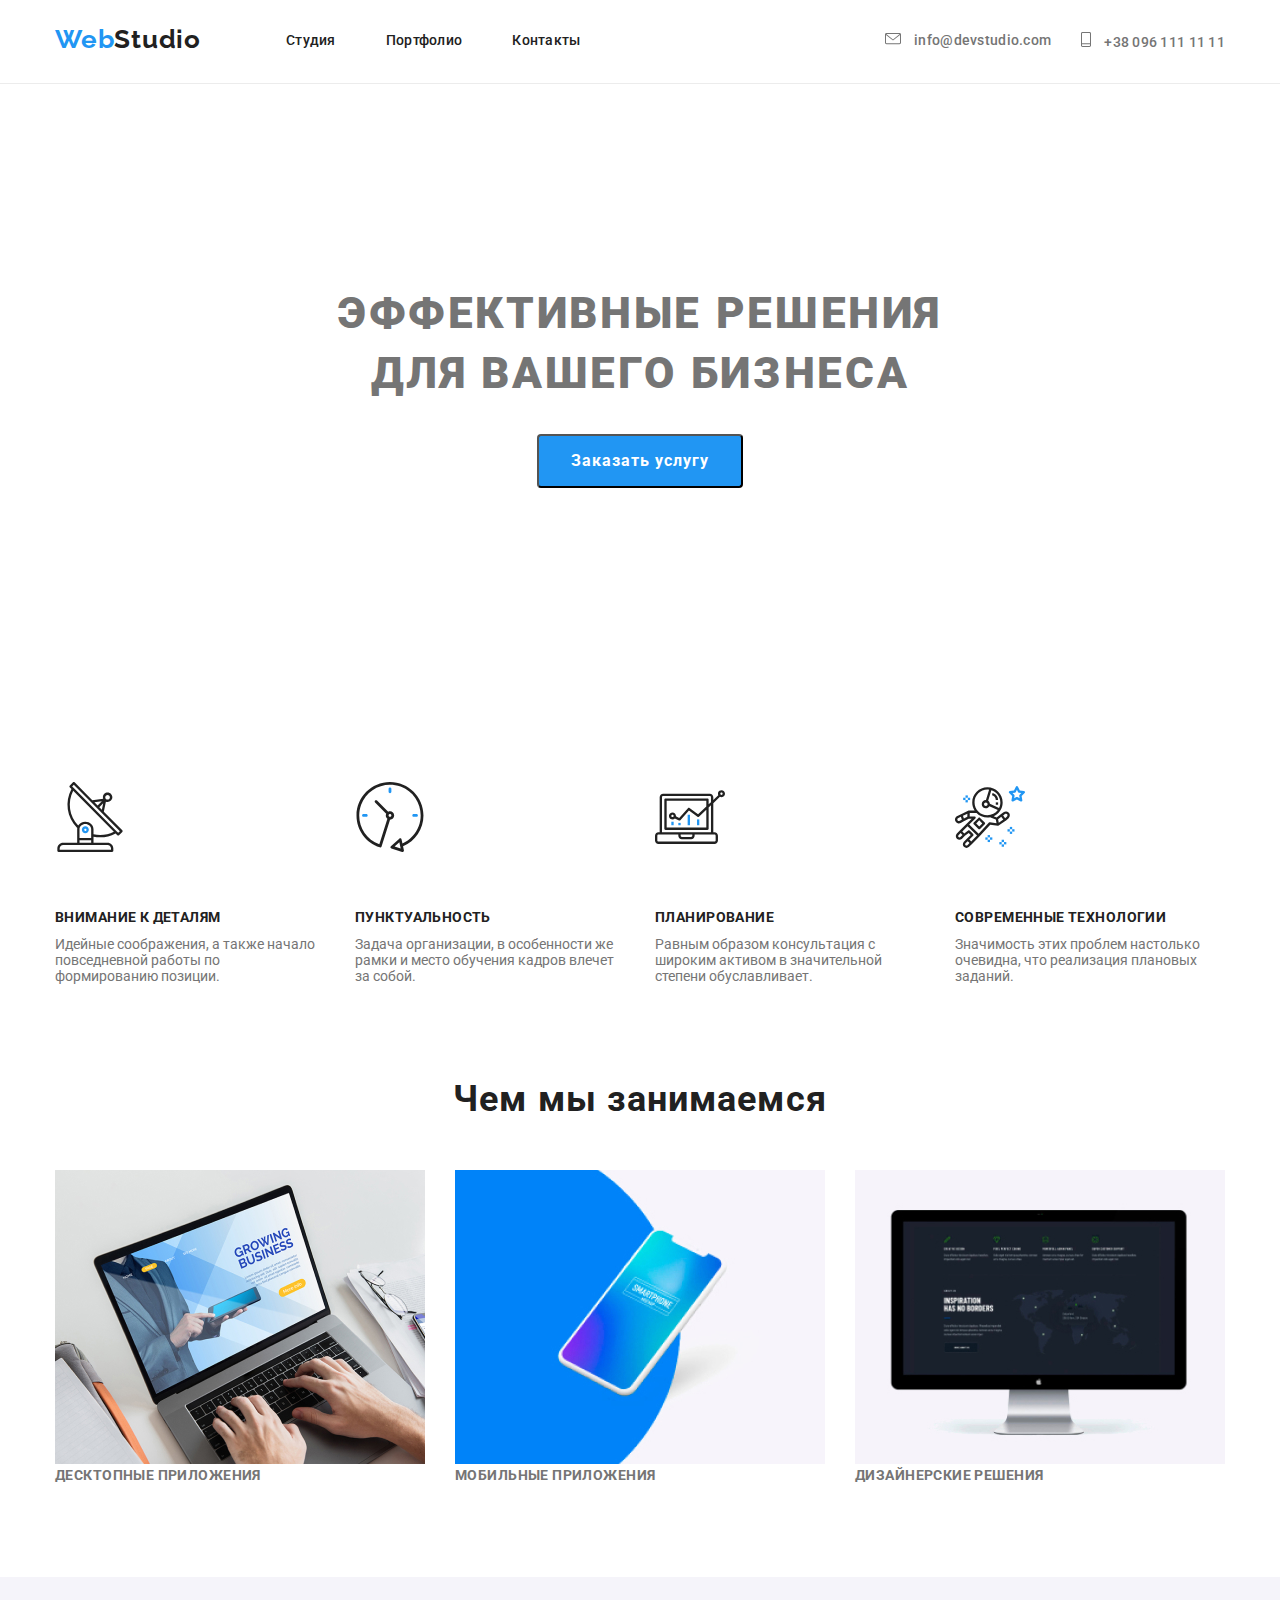
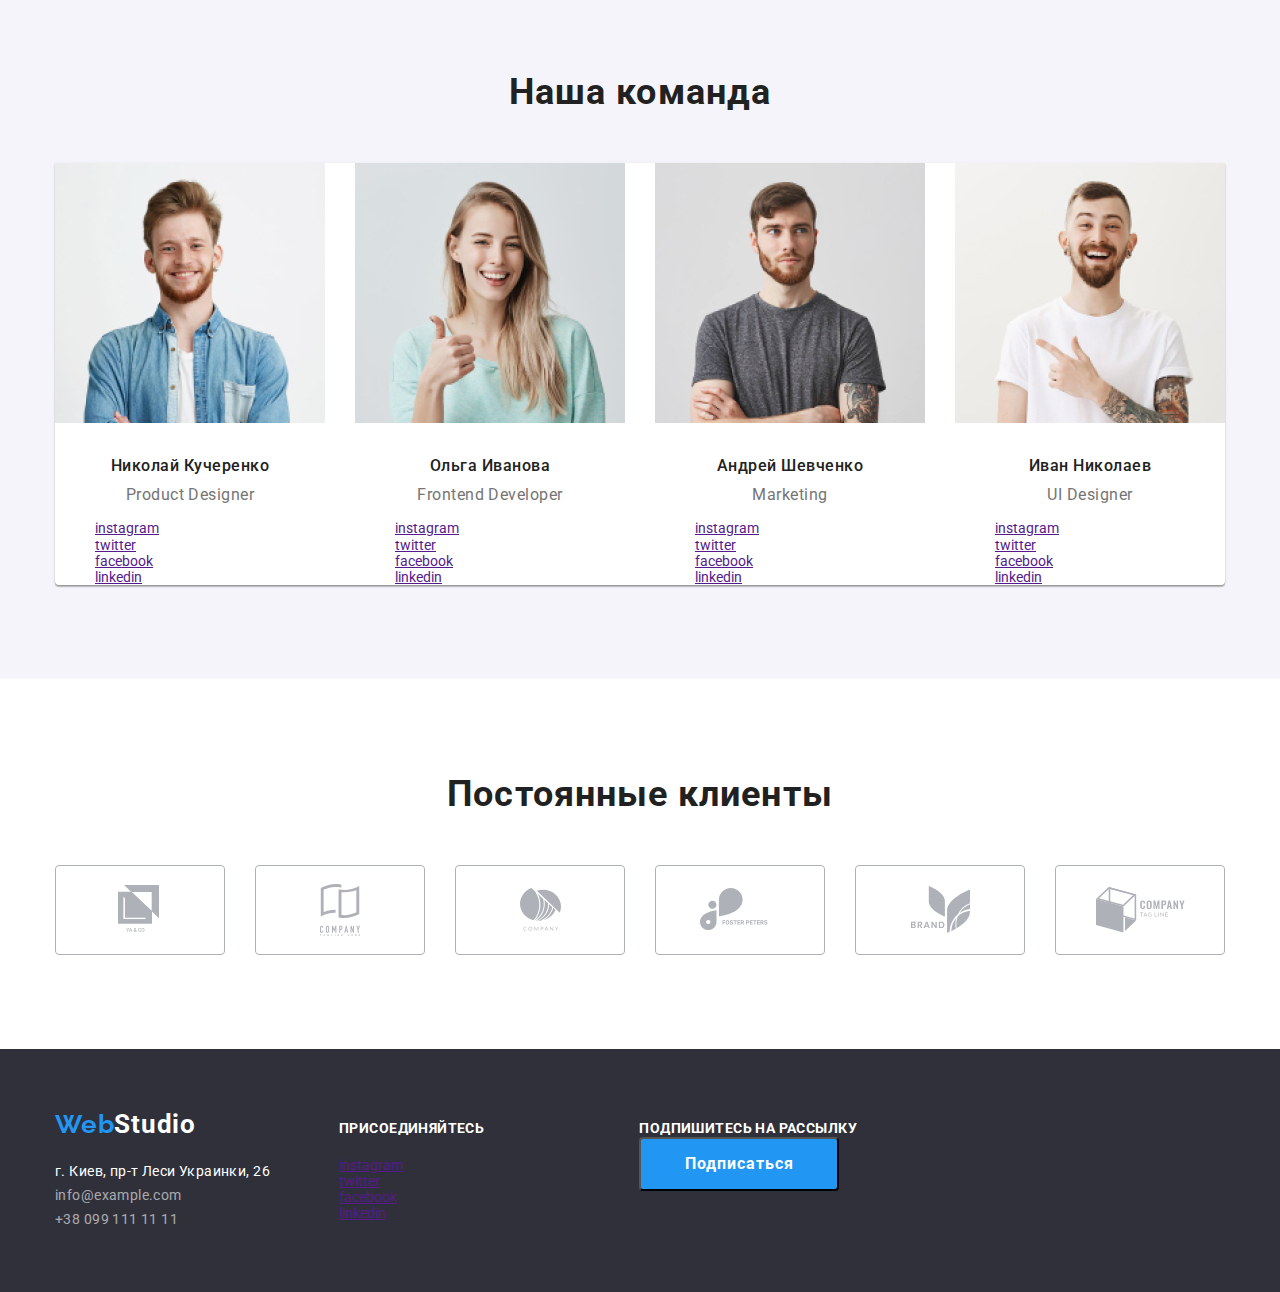
<file: index.html>
<!DOCTYPE html>
<html lang="ru">
  <head>
    <meta charset="UTF-8" />
    <meta name="viewport" content="width=device-width, initial-scale=1.0" />
    <title>Студия</title>
    <link
      href="https://fonts.googleapis.com/css2?family=Raleway:wght@700&family=Roboto:wght@400;500;700;900&display=swap"
      rel="stylesheet"
    />
    <link rel="stylesheet" href="./css/normalize.css" />
    <link rel="stylesheet" href="./css/style.css" />
  </head>

  <body>
    <!-- Шапка -->

    <header class="heder">
      <div class="conteiner">
        <nav class="navigation">
          <a href="./index.html" aria-label="Логотип" class="logo-decoration">
            <span class="logo">Web</span><span class="logo-studio">Studio</span>
          </a>

          <ul class="link">
            <li class="general">
              <a href="./index.html" class="link-item">Студия</a>
            </li>
            <li class="general">
              <a href="./portfolio.html" class="link-item">Портфолио</a>
            </li>
            <li class="general"><a href="" class="link-item">Контакты</a></li>
          </ul>
        </nav>

        <ul class="info">
          <li class="info-item">
            <a href="" class="info-kontakt"
              ><img class="icon" src="./img/mail-logo.svg" alt="Значек почты"
            /></a>
            <a href="mail:info@devstudio.com" class="info-kontakt" lang="en"
              >info@devstudio.com</a
            >
          </li>
          <li class="info-item">
            <a href=""
              ><img class="icon" src="./img/tel.svg" alt="Значек телефона"
            /></a>
            <a href="tel:+380961111111" class="info-kontakt"
              >+38 096 111 11 11</a
            >
          </li>
        </ul>
      </div>
    </header>

    <!--Герой-->

    <main>
      <div>
        <section class="hero">
          <h1 class="hero-title">
            Эффективные решения <br />
            для вашего бизнеса
          </h1>
          <button class="button">Заказать услугу</button>
        </section>
      </div>

      <!--Преимущества-->

      <section class="first-section">
        <div class="conteiner">
          <h2 class="main-title" hidden>Наши преимущества</h2>

          <ul class="primery">
            <li class="size">
              <img
                class="primery-item"
                src="./img/antena.svg"
                alt="Внимание к деталям"
                width="70"
                height="70"
              />

              <b class="title">Внимание к деталям</b>
              <p class="text">
                Идейные соображения, а также начало повседневной работы по
                формированию позиции.
              </p>
            </li>

            <li class="size">
              <img
                src="./img/time.svg"
                alt="Пунктуальность"
                width="70"
                height="70"
              />

              <b class="title">Пунктуальность</b>
              <p class="text">
                Задача организации, в особенности же рамки и место обучения
                кадров влечет за собой.
              </p>
            </li>

            <li class="size">
              <img
                src="./img/komputer.svg"
                alt="Планирование"
                width="70"
                height="70"
              />

              <b class="title">Планирование</b>
              <p class="text">
                Равным образом консультация с широким активом в значительной
                степени обуславливает.
              </p>
            </li>

            <li class="size">
              <img
                src="./img/men.svg"
                alt="Современные технологии"
                width="70"
                height="70"
              />

              <b class="title">Современные технологии</b>
              <p class="text">
                Значимость этих проблем настолько очевидна, что реализация
                плановых заданий.
              </p>
            </li>
          </ul>
        </div>
      </section>

      <!--Чем мы занимаемся-->

      <section class="two-section item">
        <div class="conteiner">
          <h2 class="main-title">Чем мы занимаемся</h2>
          <ul class="employment">
            <li class="size-two">
              <img
                src="./img/img.jpg"
                alt="Десктопные приложения"
                width="370"
                height="294"
              />
              <b class="title-list">Десктопные приложения</b>
            </li>

            <li class="size-two">
              <img
                src="./img/box.jpg"
                alt="Мобильные приложения"
                width="370"
                height="294"
              />
              <b class="title-list">Мобильные приложения</b>
            </li>

            <li class="size-two">
              <img
                src="./img/desktop.jpg"
                alt="Дизайнерские решения"
                width="370"
                height="294"
              />
              <b class="title-list">Дизайнерские решения</b>
            </li>
          </ul>
        </div>
      </section>

      <!--Наша команда-->

      <section class="team item">
        <div class="conteiner">
          <h2 class="main-title">Наша команда</h2>
          <ul class="team-list">
            <li class="size-two">
              <img
                class="photo"
                src="./img/nikolaj.jpg"
                alt="Фото Николая Кучеренко"
              />
              <h3 class="employees">Николай Кучеренко</h3>
              <p lang="en" class="employees-position">Product Designer</p>
              <ul class="group">
                <li lang="en">
                  <a href="" aria-label="instagram">instagram</a>
                </li>
                <li lang="en"><a href="" aria-label="twitter">twitter</a></li>
                <li lang="en"><a href="" aria-label="facebook">facebook</a></li>
                <li lang="en"><a href="" aria-label="linkedin">linkedin</a></li>
              </ul>
            </li>

            <li class="size-two">
              <img
                class="photo"
                src="./img/olga.jpg"
                alt="Фото Ольги Ивановой"
              />
              <h3 class="employees">Ольга Иванова</h3>
              <p lang="en" class="employees-position">Frontend Developer</p>
              <ul class="group">
                <li lang="en">
                  <a href="" aria-label="instagram">instagram</a>
                </li>
                <li lang="en"><a href="" aria-label="twitter">twitter</a></li>
                <li lang="en"><a href="" aria-label="facebook">facebook</a></li>
                <li lang="en"><a href="" aria-label="linkedin">linkedin</a></li>
              </ul>
            </li>

            <li class="size-two">
              <img
                class="photo"
                src="./img/andrej.jpg"
                alt="Фото Андрея Шевченко"
              />
              <h3 class="employees">Андрей Шевченко</h3>
              <p lang="en" class="employees-position">Marketing</p>
              <ul class="group">
                <li lang="en">
                  <a href="" aria-label="instagram">instagram</a>
                </li>
                <li lang="en"><a href="" aria-label="twitter">twitter</a></li>
                <li lang="en"><a href="" aria-label="facebook">facebook</a></li>
                <li lang="en"><a href="" aria-label="linkedin">linkedin</a></li>
              </ul>
            </li>

            <li class="size-two">
              <img
                class="photo"
                src="./img/ivan.jpg"
                alt="Фото Ивана Николаева"
              />
              <h3 class="employees">Иван Николаев</h3>
              <p lang="en" class="employees-position">UI Designer</p>
              <ul class="group">
                <li lang="en">
                  <a href="" aria-label="instagram">instagram</a>
                </li>
                <li lang="en"><a href="" aria-label="twitter">twitter</a></li>
                <li lang="en"><a href="" aria-label="facebook">facebook</a></li>
                <li lang="en"><a href="" aria-label="linkedin">linkedin</a></li>
              </ul>
            </li>
          </ul>
        </div>
      </section>

      <!--Наши клиенты-->

      <section class="clients item">
        <h3 class="main-title">Постоянные клиенты</h3>
        <div class="conteiner">
          <ul class="piple">
            <li class="svg-clients">
              <a href="" class="imeges"
                ><img src="./img/Client_1.svg" alt="Клиет_1"
              /></a>
            </li>
            <li class="svg-clients">
              <a href="" class="imeges"
                ><img src="./img/Client_2.svg" alt="Клиет_2"
              /></a>
            </li>
            <li class="svg-clients">
              <a href="" class="imeges"
                ><img src="./img/Client_3.svg" alt="Клиет_3"
              /></a>
            </li>
            <li class="svg-clients">
              <a href="" class="imeges"
                ><img src="./img/Client_4.svg" alt="Клиет_4"
              /></a>
            </li>
            <li class="svg-clients">
              <a href="" class="imeges"
                ><img src="./img/Client_5.svg" alt="Клиет_5"
              /></a>
            </li>
            <li class="svg-clients">
              <a href="" class="imeges"
                ><img src="./img/Client_6.svg" alt="Клиет_6"
              /></a>
            </li>
          </ul>
        </div>
      </section>
    </main>

    <!--Подвал-->

    <footer class="footer">
      <div class="conteiner">
        <div class="footer-nav">
          <a href="" class="logo-footer" lang="en"
            ><span class="logo">Web</span><span class="logo-first">Studio</span>
          </a>
          <ul class="footer-info">
            <li>г. Киев, пр-т Леси Украинки, 26</li>
            <li lang="en">
              <a href="mail:info@example.com" class="footer-adres">
                info@example.com</a
              >
            </li>

            <li>
              <a href="tel:+380991111111" class="footer-adres">
                +38 099 111 11 11</a
              >
            </li>
          </ul>
        </div>

        <div class="footer-action">
          <b class="action">Присоединяйтесь</b>
          <ul class="socsiec">
            <li lang="en"><a href="" aria-label="instagram">instagram</a></li>
            <li lang="en"><a href="" aria-label="twitter">twitter</a></li>
            <li lang="en"><a href="" aria-label="facebook">facebook</a></li>
            <li lang="en"><a href="" aria-label="linkedin">linkedin</a></li>
          </ul>
        </div>

        <div class="forma">
          <b class="action-class">Подпишитесь на рассылку</b>
          <p><button class="button-footer">Подписаться</button></p>
        </div>
      </div>
    </footer>
  </body>
</html>
</file>
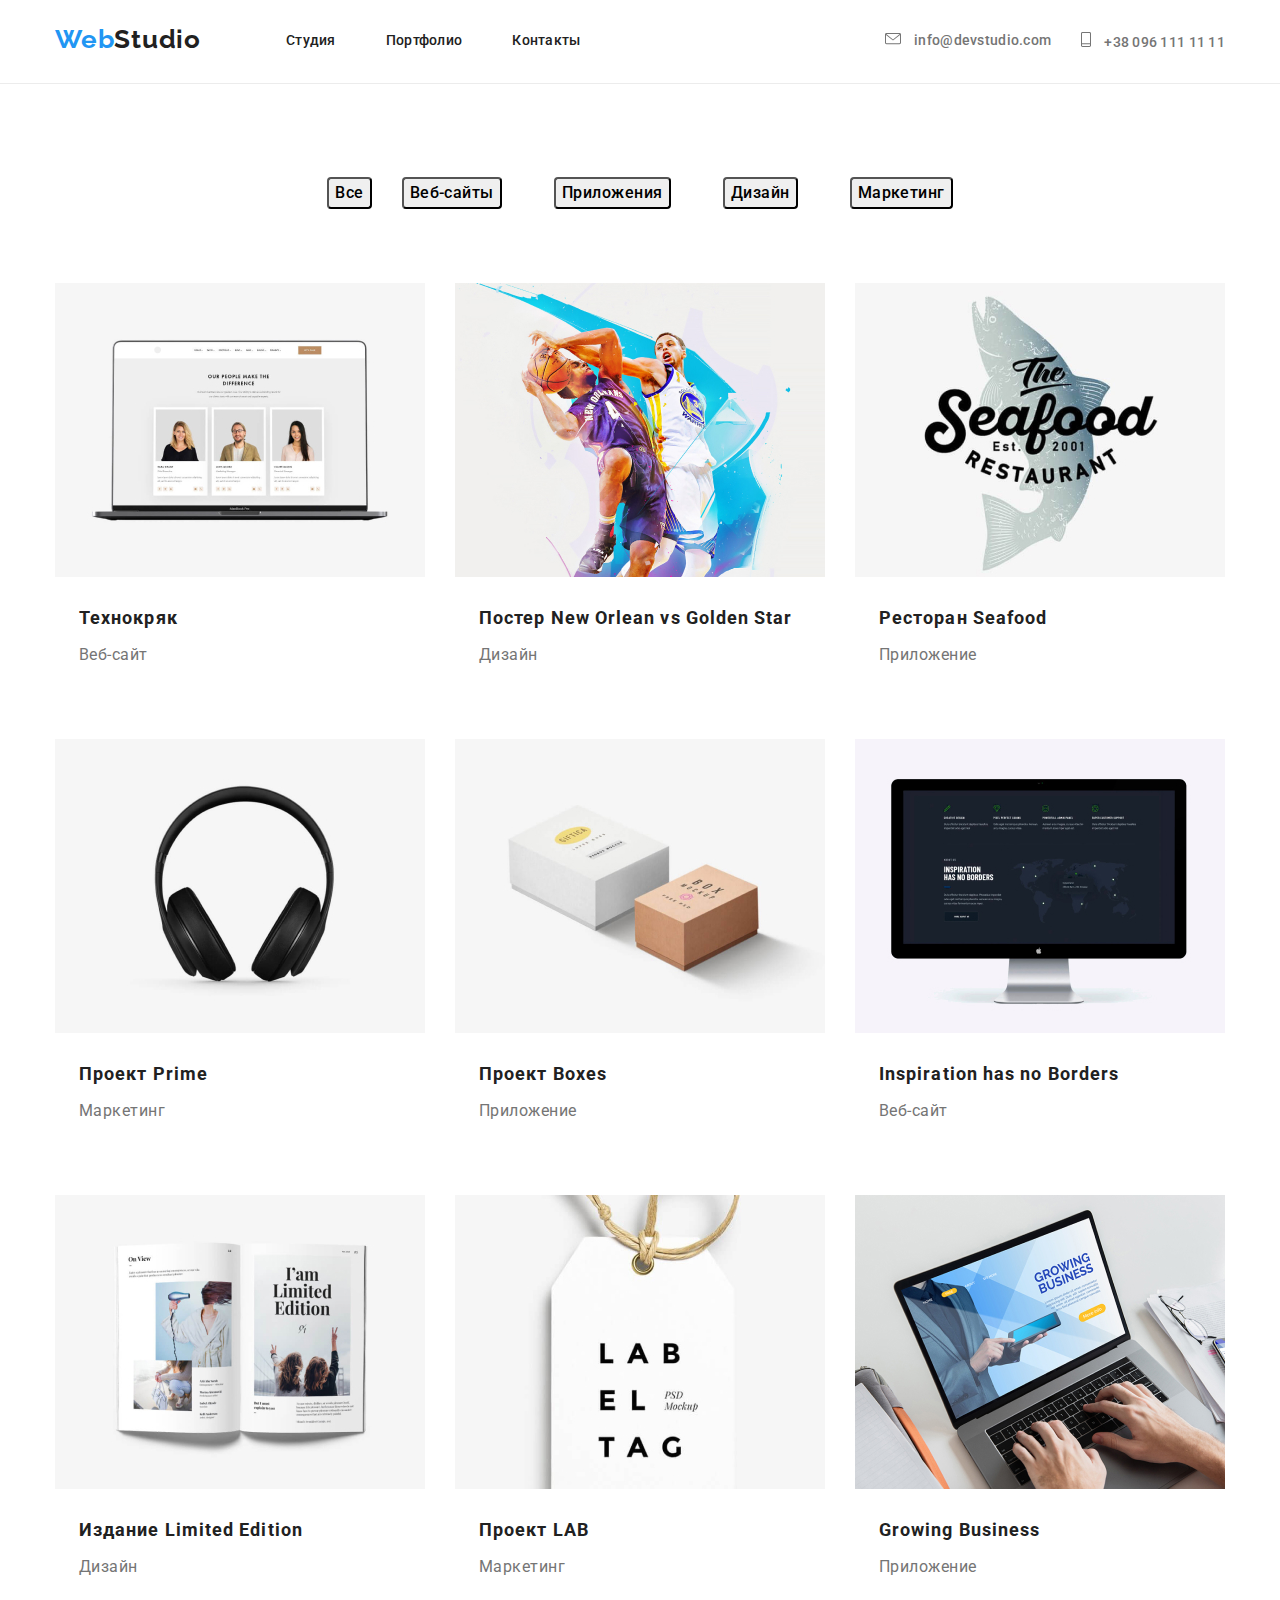
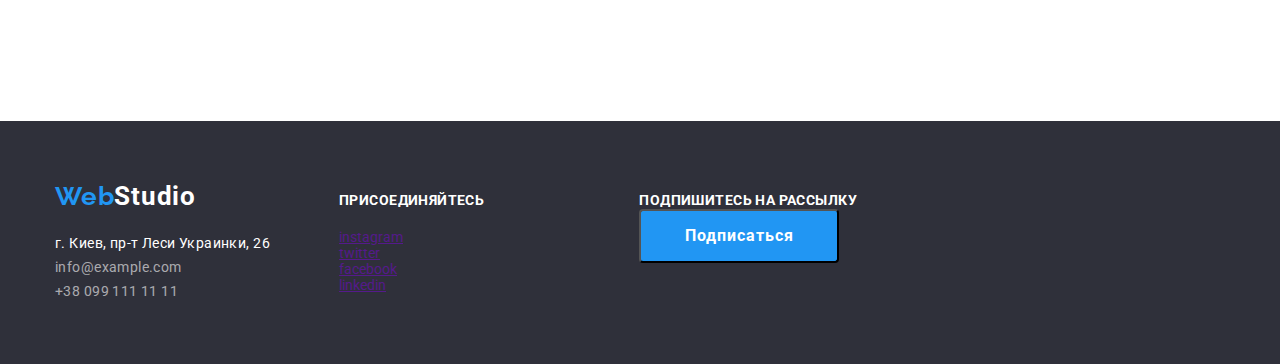
<file: portfolio.html>
<!DOCTYPE html>
<html lang="ru">
  <head>
    <meta charset="UTF-8" />
    <meta name="viewport" content="width=device-width, initial-scale=1.0" />
    <title>Портфолио</title>
    <link
      href="https://fonts.googleapis.com/css2?family=Raleway:wght@700&family=Roboto:wght@400;500;700;900&display=swap"
      rel="stylesheet"
    />
    <link rel="stylesheet" href="./css/normalize.css" />
    <link rel="stylesheet" href="./css/style.css" />
  </head>

  <body>
    <!-- Шапка -->

    <header class="heder">
      <div class="conteiner">
        <nav class="navigation">
          <a href="./index.html" aria-label="Логотип" class="logo-decoration">
            <span class="logo">Web</span><span class="logo-studio">Studio</span>
          </a>

          <ul class="link">
            <li class="general">
              <a href="./index.html" class="link-item">Студия</a>
            </li>
            <li class="general">
              <a href="./portfolio.html" class="link-item">Портфолио</a>
            </li>
            <li class="general"><a href="" class="link-item">Контакты</a></li>
          </ul>
        </nav>

        <ul class="info">
          <li class="info-item">
            <a href="" class="info-kontakt"
              ><img class="icon" src="./img/mail-logo.svg" alt="Значек почты"
            /></a>
            <a href="mail:info@devstudio.com" class="info-kontakt" lang="en"
              >info@devstudio.com</a
            >
          </li>
          <li class="info-item">
            <a href=""
              ><img class="icon" src="./img/tel.svg" alt="Значек телефона"
            /></a>
            <a href="tel:+380961111111" class="info-kontakt"
              >+38 096 111 11 11</a
            >
          </li>
        </ul>
      </div>
    </header>

    <main>
      <h1 hidden>Наши работы</h1>
      <ul class="menu">
        <li class="main-button">
          <button class="button-list" type="button">Все</button>
        </li>
        <li class="secondary-button">
          <button class="button-list" type="button">Веб-сайты</button>
        </li>
        <li class="secondary-button">
          <button class="button-list" type="button">Приложения</button>
        </li>
        <li class="secondary-button">
          <button class="button-list" type="button">Дизайн</button>
        </li>
        <li class="secondary-button">
          <button class="button-list" type="button">Маркетинг</button>
        </li>
      </ul>

      <div class="conteiner">
        <ul class="main-unit">
          <li class="editing">
            <a href="" class="logo-decoration">
              <img
                class="photo-port"
                src="./images-portfolio/web.jpg"
                alt="Технокряк"
              />
              <h2 class="subtitle">Технокряк</h2>
              <p class="description">Веб-сайт</p>
              <!--<p class="decor">
                Технокряк это современная площадка распространения коронавируса.
                Компании используют эту платформу для цифрового шпионажа и атак
                на защищённые сервера конкурентов.
              </p>-->
            </a>
          </li>

          <li class="editing">
            <a href="" class="logo-decoration">
              <img
                class="photo-port"
                src="./images-portfolio/design.jpg"
                alt="Дизайн"
              />
              <h2 class="subtitle">Постер New Orlean vs Golden Star</h2>
              <p class="description">Дизайн</p>
              <!--<p class="decor">
                Технокряк это современная площадка распространения коронавируса.
                Компании используют эту платформу для цифрового шпионажа и атак
                на защищённые сервера конкурентов.
              </p>-->
            </a>
          </li>

          <li class="editing">
            <a href="" class="logo-decoration">
              <img
                class="photo-port"
                src="./images-portfolio/restaurant.jpg"
                alt="Название ресторана"
              />
              <h2 class="subtitle">Ресторан Seafood</h2>
              <p class="description">Приложение</p>
              <!--<p class="decor">
                Технокряк это современная площадка распространения коронавируса.
                Компании используют эту платформу для цифрового шпионажа и атак
                на защищённые сервера конкурентов.
              </p>-->
            </a>
          </li>

          <li class="editing">
            <a href="" class="logo-decoration">
              <img
                class="photo-port"
                src="./images-portfolio/marketing.jpg"
                alt="Маркетинг"
              />
              <h2 class="subtitle">Проект Prime</h2>
              <p class="description">Маркетинг</p>
              <!--<p class="decor">
                Технокряк это современная площадка распространения коронавируса.
                Компании используют эту платформу для цифрового шпионажа и атак
                на защищённые сервера конкурентов.
              </p>-->
            </a>
          </li>

          <li class="editing">
            <a href="" class="logo-decoration">
              <img
                class="photo-port"
                src="./images-portfolio/projekt.jpg"
                alt="Проект бокс"
              />
              <h2 class="subtitle">Проект Boxes</h2>
              <p class="description">Приложение</p>
              <!--<p class="decor">
                Технокряк это современная площадка распространения коронавируса.
                Компании используют эту платформу для цифрового шпионажа и атак
                на защищённые сервера конкурентов.
              </p>-->
            </a>
          </li>

          <li class="editing">
            <a href="" class="logo-decoration">
              <img
                class="photo-port"
                src="./images-portfolio/inspiration.jpg"
                alt="Монитор"
              />
              <h2 class="subtitle">Inspiration has no Borders</h2>
              <p class="description">Веб-сайт</p>
              <!--<p class="decor">
                Технокряк это современная площадка распространения коронавируса.
                Компании используют эту платформу для цифрового шпионажа и атак
                на защищённые сервера конкурентов.
              </p>-->
            </a>
          </li>

          <li class="editing">
            <a href="" class="logo-decoration">
              <img
                class="photo-port"
                src="./images-portfolio/Limited-Edition.jpg"
                alt="Издание"
              />
              <h2 class="subtitle">Издание Limited Edition</h2>
              <p class="description">Дизайн</p>
              <!--<p class="decor">
                Технокряк это современная площадка распространения коронавируса.
                Компании используют эту платформу для цифрового шпионажа и атак
                на защищённые сервера конкурентов.
              </p>-->
            </a>
          </li>

          <li class="editing">
            <a href="" class="logo-decoration">
              <img
                class="photo-port"
                src="./images-portfolio/projekt-lab.jpg"
                alt="Проект"
              />
              <h2 class="subtitle">Проект LAB</h2>
              <p class="description">Маркетинг</p>
              <!--<p class="decor">
                Технокряк это современная площадка распространения коронавируса.
                Компании используют эту платформу для цифрового шпионажа и атак
                на защищённые сервера конкурентов.
              </p>-->
            </a>
          </li>

          <li class="editing">
            <a href="" class="logo-decoration">
              <img
                class="photo-port"
                src="./images-portfolio/Growing-Business.jpg"
                alt="Бизнес"
              />
              <h2 class="subtitle">Growing Business</h2>
              <p class="description">Приложение</p>
              <!--<p class="decor">
                Технокряк это современная площадка распространения коронавируса.
                Компании используют эту платформу для цифрового шпионажа и атак
                на защищённые сервера конкурентов.
              </p>-->
            </a>
          </li>
        </ul>
      </div>
    </main>

    <!--Подвал-->

    <footer class="footer">
      <div class="conteiner">
        <div class="footer-nav">
          <a href="" class="logo-footer" lang="en"
            ><span class="logo">Web</span><span class="logo-first">Studio</span>
          </a>
          <ul class="footer-info">
            <li>г. Киев, пр-т Леси Украинки, 26</li>
            <li lang="en">
              <a href="mail:info@example.com" class="footer-adres">
                info@example.com</a
              >
            </li>

            <li>
              <a href="tel:+380991111111" class="footer-adres">
                +38 099 111 11 11</a
              >
            </li>
          </ul>
        </div>

        <div class="footer-action">
          <b class="action">Присоединяйтесь</b>
          <ul class="socsiec">
            <li lang="en"><a href="" aria-label="instagram">instagram</a></li>
            <li lang="en"><a href="" aria-label="twitter">twitter</a></li>
            <li lang="en"><a href="" aria-label="facebook">facebook</a></li>
            <li lang="en"><a href="" aria-label="linkedin">linkedin</a></li>
          </ul>
        </div>

        <div class="forma">
          <b class="action-class">Подпишитесь на рассылку</b>
          <p><button class="button-footer">Подписаться</button></p>
        </div>
      </div>
    </footer>
  </body>
</html>
</file>
<file: css/style.css>
html {
  box-sizing: border-box;
}

*,
*::before,
*::after {
  box-sizing: inherit;
}

:root {
  --main-font: Roboto, sans-serif;
  --secondary-font: Raleway, sans-serif;
  --title-dark-theme-color: #ffffff;
  --title-light-theme-color: #212121;
  --text-theme-color: #757575;
  --text-dark-theme-color: rgba(255, 255, 255, 0.6);
  --accent-color: #2196f3;
}

body {
  background-color: #ffffff;
  color: #757575;
  font-family: Roboto, sans-serif;
  font-size: 14px;
}

ul {
  list-style: none;
}

/*logo*/

.heder {
  border-bottom: 1px solid #ececec;
}

.heder > .conteiner {
  display: flex;
}

.conteiner,
.footer-container {
  margin-left: auto;
  margin-right: auto;
  width: 1200px;
  padding-left: 15px;
  padding-right: 15px;
}

.logo-decoration {
  padding-top: 24px;
  padding-bottom: 25px;
  text-decoration: none;
}

.logo,
.logo-studio {
  color: var(--accent-color);
  font-family: var(--secondary-font);
  font-weight: 700;
  font-size: 26px;
  line-height: 1.19;
  letter-spacing: 0.03em;
}

.logo-studio {
  margin-right: 85px;
  color: var(--title-light-theme-color);
}

/*navigation*/

.navigation {
  display: flex;
}

.link,
.info {
  padding: 0;
  margin: 0;
  padding-top: 32px;
  padding-bottom: 32px;
  display: flex;
}

.link-item {
  font-weight: 500;
  font-size: 14px;
  line-height: 1.14;
  letter-spacing: 0.02em;
  color: var(--title-light-theme-color);
  text-decoration: none;
}

.general:not(:last-child) {
  margin-right: 50px;
}

.link-item:hover,
.link-item:focus {
  color: var(--accent-color);
}

.info {
  margin-left: auto;
}

.info-kontakt {
  font-weight: 500;
  font-size: 14px;
  line-height: 1.14;
  letter-spacing: 0.02em;
  color: var(--text-theme-color);
  text-decoration: none;
}

.icon {
  margin-right: 10px;
}

.info-item:not(:last-child) {
  margin-right: 30px;
}

.info-kontakt:hover,
.info-kontakt:focus {
  color: var(--accent-color);
}

/*hero*/

.hero {
  margin-left: auto;
  margin-right: auto;
  text-align: center;
}

.hero-title {
  padding: 0;
  margin-top: 0;
  font-weight: 900;
  font-size: 44px;
  line-height: 1.36;
  letter-spacing: 0.06em;
  text-transform: uppercase;
  /*color: var(--title-dark-theme-color);*/
}

h1,
h2,
h3,
p {
  margin: 0;
}

.hero-title {
  padding-top: 200px;
  margin-bottom: 30px;
}

.button {
  margin-bottom: 200px;
}

.button,
.button-footer {
  border-radius: 4px;
  min-width: 200px;
  text-align: center;
  padding-top: 10px;
  padding-bottom: 10px;
  padding-left: 32px;
  padding-right: 32px;
  background-color: var(--accent-color);
  font-weight: 700;
  font-size: 16px;
  line-height: 1.87;
  letter-spacing: 0.06em;
  color: var(--title-dark-theme-color);
}

/*our advantages*/

.item {
  padding-top: 94px;
  padding-bottom: 94px;
}

.primery {
  display: flex;
  margin: 0;
  padding: 0;
  padding-top: 94px;
  justify-content: center;
}

.size {
  width: 270px;
}

.size:not(:last-child) {
  margin-right: 30px;
}

.primary-margin:not(:last-child) {
  margin-right: 30px;
}

.main-title {
  font-weight: 700;
  font-size: 36px;
  line-height: 1.17;
  text-align: center;
  letter-spacing: 0.03em;
  color: var(--title-light-theme-color);
}

.main-title {
  margin-bottom: 50px;
}

.title {
  display: flex;
  margin-top: 55px;
  margin-bottom: 10px;
}

.title {
  font-weight: 700;
  font-size: 14px;
  line-height: 1.14;
  letter-spacing: 0.03em;
  text-transform: uppercase;
  color: var(--title-light-theme-color);
}

/*what we do*/

.employment {
  display: flex;
  margin: 0;
  padding: 0;
  justify-content: center;
}

.size-two:not(:last-child) {
  margin-right: 30px;
}

.employees-position {
  margin-bottom: 16px;
}

/*team*/

.team {
  background-color: #f5f4fa;
}

.team-list {
  display: flex;
  margin: 0;
  padding: 0;
  background-color: #ffffff;
  border-radius: 0px 0px 4px 4px;
  box-shadow: 0px 2px 1px rgba(0, 0, 0, 0.2), 0px 1px 1px rgba(0, 0, 0, 0.14),
    0px 1px 3px rgba(0, 0, 0, 0.12);
}

.team-list:not(:last-child) {
  margin-right: 30px;
}

.title-list {
  font-weight: 700;
  font-size: 14px;
  line-height: 1.14px;
  text-align: center;
  letter-spacing: 0.03em;
  text-transform: uppercase;
  /*color: var(--title-dark-theme-color);*/
}

/*our team*/
.employees {
  font-weight: 500;
  font-size: 16px;
  line-height: 1.19;
  text-align: center;
  letter-spacing: 0.03em;
  color: var(--title-light-theme-color);
}

.employees-position {
  font-weight: 400;
  font-size: 16px;
  line-height: 1.19;
  text-align: center;
  letter-spacing: 0.03em;
}

.employees {
  margin-top: 30px;
  margin-bottom: 10px;
}

/*clients*/

.piple {
  display: flex;
  justify-content: center;
  margin: 0;
  padding: 0;
}

.svg-clients:not(:last-child) {
  margin-right: 30px;
}

.imeges {
  display: flex;
  width: 170px;
  height: 90px;
  justify-content: center;
  align-items: center;
  border: 1px solid #afb1b8;
  border-radius: 4px;
}

/*footer*/

.footer > .conteiner {
  display: flex;
  align-items: baseline;
}

.footer-nav {
  margin-right: 69px;
}

.footer-info,
.footer-adres {
  margin: 0;
  padding: 0;
}

.footer {
  padding-top: 60px;
  padding-bottom: 60px;
  background-color: #2f303a;
}

.logo-footer {
  font-weight: 700;
  font-size: 26px;
  line-height: 1.19;
  letter-spacing: 0.03em;
  color: var(--title-dark-theme-color);
  text-decoration: none;
}

.footer-info,
.footer-adres {
  font-weight: 400;
  font-size: 14px;
  line-height: 1.71;
  letter-spacing: 0.03em;
  color: var(--title-dark-theme-color);
}

.footer-adres {
  text-decoration: none;
  color: var(--text-dark-theme-color);
}

.footer-info {
  margin-top: 20px;
}

.footer-adres {
  padding-top: 9px;
}

.socsiec,
.main-unit {
  margin: 0;
  padding: 0;
  margin-top: 20px;
}

.footer-action {
  margin-right: 155px;
}

.action,
.action-class {
  font-weight: 700;
  font-size: 14px;
  line-height: 1.14;
  letter-spacing: 0.03em;
  text-transform: uppercase;
  color: var(--title-dark-theme-color);
}

/*portfolio*/

.button-list:hover,
.button-list:focus {
  background-color: var(--accent-color);
  color: var(--title-dark-theme-color);
}

.button-list {
  border-radius: 4px;
  font-weight: 500;
  font-size: 16px;
  line-height: 1.62;
  text-align: center;
  letter-spacing: 0.03em;
}

.main-button {
  margin-right: 30px;
}

.secondary-button:not(:last-child) {
  margin-right: 52px;
}

.menu {
  display: flex;
  justify-content: center;
  margin-top: 93px;
  margin-bottom: 50px;
  padding: 0;
}

.main-unit {
  display: flex;
  flex-wrap: wrap;
  padding-bottom: 94px;
}

.logo-decoration {
  display: block;
}

.decor {
  width: 322px;
}

.editing {
  margin-right: 30px;
}

.photo-port {
  width: 370px;
}

.editing:nth-child(3n) {
  margin-right: 0;
}

.editing:nth-last-child(-n + 3) {
  margin-bottom: 0;
}

.subtitle {
  font-weight: 700;
  font-size: 18px;
  line-height: 2;
  letter-spacing: 0.06em;
  color: var(--title-light-theme-color);
  text-decoration: none;
}

.subtitle {
  padding-top: 20px;
  padding-bottom: 4px;
  padding-right: 24px;
  padding-left: 24px;
}

.description {
  font-weight: 400;
  font-size: 16px;
  line-height: 1.87;
  letter-spacing: 0.03em;
  color: var(--text-theme-color);
  text-decoration: none;
}

.description {
  padding-bottom: 20px;
  padding-right: 24px;
  padding-left: 24px;
}
</file>
